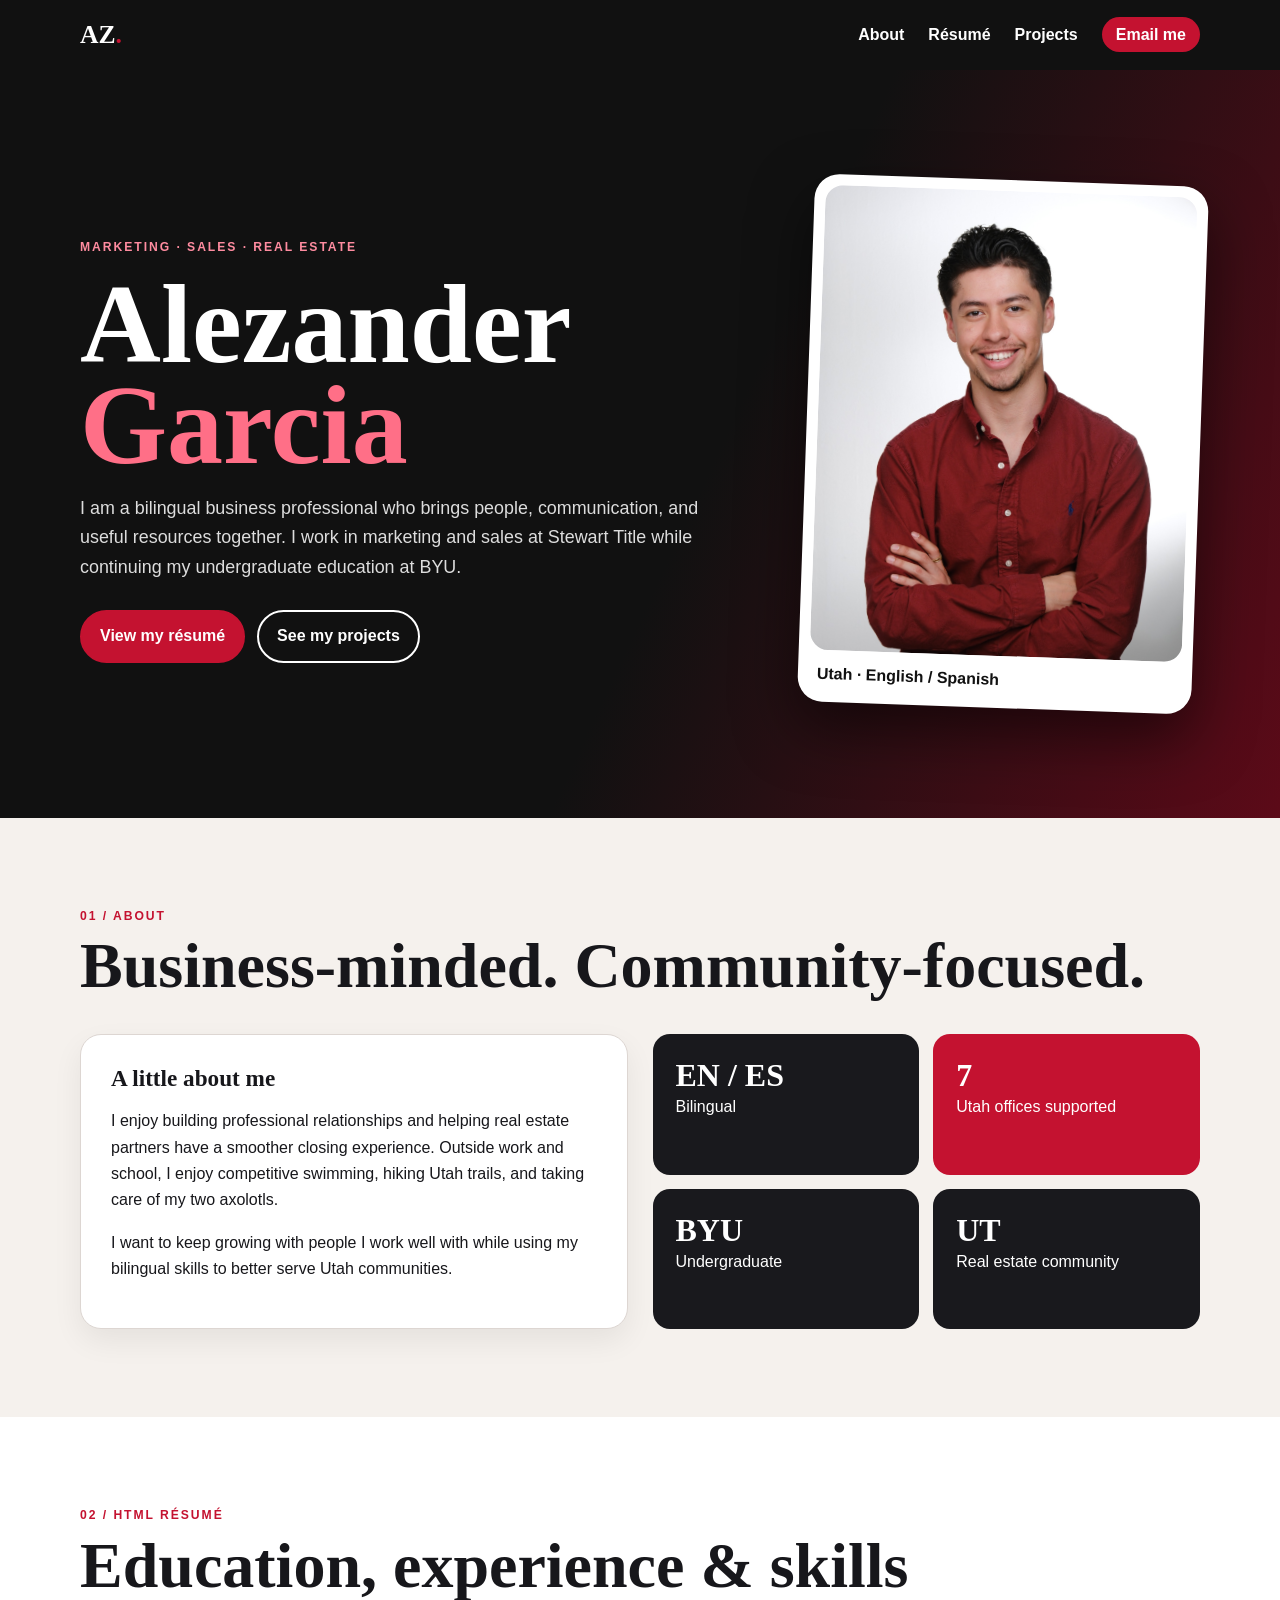
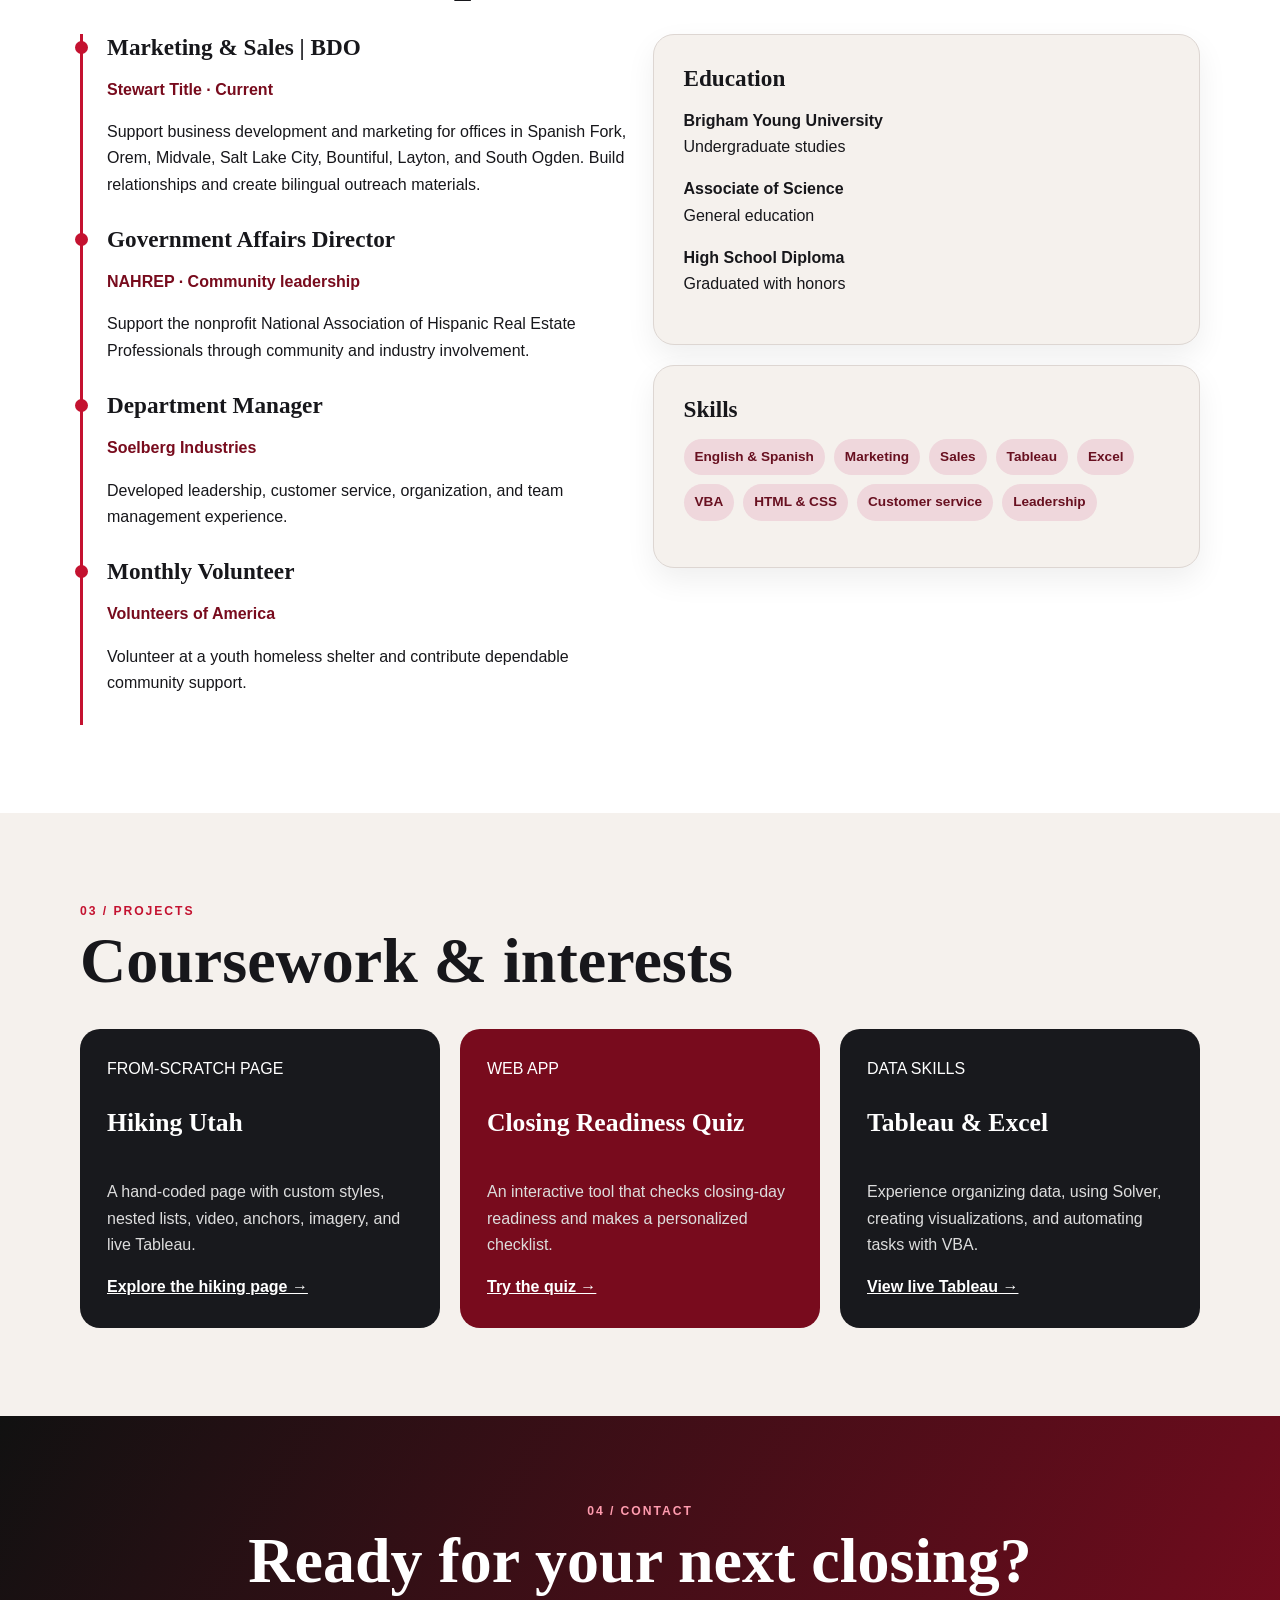
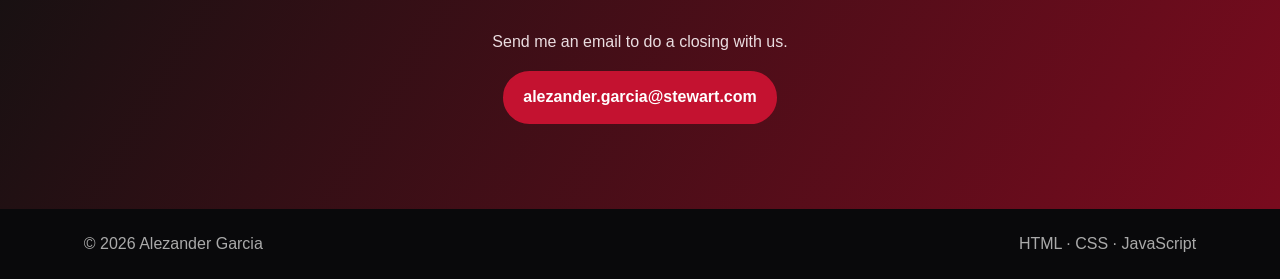
<file: index.html>
<!doctype html><html lang="en"><head><meta charset="UTF-8"><meta name="viewport" content="width=device-width,initial-scale=1"><meta name="description" content="Alezander Garcia portfolio and web development final project"><title>Alezander Garcia Portfolio</title><style>
:root{--r:#c41230;--dr:#780b1d;--ink:#17171b;--muted:#62636a;--paper:#f5f1ed;--white:#fff}*{box-sizing:border-box}html{scroll-behavior:smooth}body{margin:0;background:var(--paper);color:var(--ink);font-family:Arial,sans-serif;line-height:1.65}a{color:inherit}.wrap{width:min(1120px,90%);margin:auto}.nav{position:sticky;top:0;z-index:10;background:#111;color:#fff}.nav div{min-height:70px;display:flex;align-items:center;justify-content:space-between}.logo{font:900 1.6rem Georgia;text-decoration:none}.logo span,.red{color:var(--r)}.nav ul{display:flex;gap:24px;list-style:none}.nav a{text-decoration:none;font-weight:700}.mail{background:var(--r);padding:9px 14px;border-radius:99px}.hero{background:linear-gradient(115deg,#111 55%,#5c0a18);color:#fff;padding:110px 0;overflow:hidden}.hero-grid{display:grid;grid-template-columns:1.25fr .75fr;align-items:center;gap:70px}.eyebrow,.kicker{color:#ff8ca0;font-weight:800;letter-spacing:.16em;font-size:.76rem;text-transform:uppercase}.hero h1{font:900 clamp(4rem,9vw,7rem)/.9 Georgia;margin:.15em 0}.hero h1 span{display:block;color:#ff6f87}.lead{max-width:660px;color:#ddd;font-size:1.12rem}.buttons{display:flex;gap:12px;flex-wrap:wrap;margin-top:28px}.btn{display:inline-block;padding:11px 18px;border:2px solid #fff;border-radius:99px;text-decoration:none;font-weight:800}.btn.primary{background:var(--r);border-color:var(--r)}.photo{background:#fff;color:#111;padding:11px;border-radius:25px;box-shadow:0 25px 60px #0008;transform:rotate(2deg)}.photo img{display:block;width:100%;aspect-ratio:4/5;object-fit:cover;border-radius:18px}.photo p{margin:11px 8px 4px;font-weight:800}.section{padding:88px 0}.section.white{background:#fff}.kicker{color:var(--r);margin:0}.section h2,.cta h2{font:800 clamp(2.5rem,5vw,4.3rem)/1 Georgia;margin:8px 0 36px}.about,.resume{display:grid;grid-template-columns:1fr 1fr;gap:25px}.card{background:#fff;padding:30px;border:1px solid #ddd6d2;border-radius:21px;box-shadow:0 12px 30px #1111}.white .card{background:var(--paper)}.card h3,.job h3{font:800 1.45rem Georgia;margin:0 0 8px}.facts{display:grid;grid-template-columns:1fr 1fr;gap:14px}.fact{min-height:140px;background:#19191d;color:#fff;border-radius:17px;padding:23px}.fact:nth-child(2){background:var(--r)}.fact strong{display:block;font:800 2rem Georgia}.timeline{border-left:3px solid var(--r);padding-left:24px}.job{position:relative;margin-bottom:28px}.job:before{content:"";position:absolute;left:-32px;top:7px;width:13px;height:13px;background:var(--r);border-radius:50%}.meta{color:var(--dr);font-weight:800}.tags{display:flex;flex-wrap:wrap;gap:9px;list-style:none;padding:0}.tags li{background:#efd7dc;color:#681020;padding:7px 11px;border-radius:99px;font-weight:700;font-size:.85rem}.projects{display:grid;grid-template-columns:repeat(3,1fr);gap:20px}.project{display:flex;flex-direction:column;min-height:270px;padding:27px;border-radius:20px;background:#18191d;color:#fff}.project:nth-child(2){background:var(--dr)}.project h3{font:800 1.6rem Georgia}.project p{color:#ddd}.project a{margin-top:auto;font-weight:800}.cta{text-align:center;background:linear-gradient(120deg,#111,#790b1e);color:#fff;padding:85px 0}.cta p{color:#eadde0}.footer{background:#09090b;color:#aaa;padding:22px}.footer div{display:flex;justify-content:space-between}@media(max-width:820px){.hero-grid,.about,.resume{grid-template-columns:1fr}.photo{max-width:350px}.projects{grid-template-columns:1fr}.nav li:nth-child(-n+2){display:none}}@media(max-width:520px){.facts{grid-template-columns:1fr}.section{padding:65px 0}}
</style></head><body><header class="nav"><div class="wrap"><a class="logo" href="#home">AZ<span>.</span></a><ul><li><a href="#about">About</a></li><li><a href="#resume">Résumé</a></li><li><a href="#projects">Projects</a></li><li><a class="mail" href="mailto:alezander.garcia@stewart.com">Email me</a></li></ul></div></header><main>
<section class="hero" id="home"><div class="wrap hero-grid"><div><p class="eyebrow">Marketing · Sales · Real Estate</p><h1>Alezander <span>Garcia</span></h1><p class="lead">I am a bilingual business professional who brings people, communication, and useful resources together. I work in marketing and sales at Stewart Title while continuing my undergraduate education at BYU.</p><div class="buttons"><a class="btn primary" href="#resume">View my résumé</a><a class="btn" href="#projects">See my projects</a></div></div><div class="photo"><img src="assets/profile.jpg" alt="Professional portrait of Alezander Garcia"><p>Utah · English / Spanish</p></div></div></section>
<section class="section" id="about"><div class="wrap"><p class="kicker">01 / About</p><h2>Business-minded. Community-focused.</h2><div class="about"><article class="card"><h3>A little about me</h3><p>I enjoy building professional relationships and helping real estate partners have a smoother closing experience. Outside work and school, I enjoy competitive swimming, hiking Utah trails, and taking care of my two axolotls.</p><p>I want to keep growing with people I work well with while using my bilingual skills to better serve Utah communities.</p></article><div class="facts"><div class="fact"><strong>EN / ES</strong>Bilingual</div><div class="fact"><strong>7</strong>Utah offices supported</div><div class="fact"><strong>BYU</strong>Undergraduate</div><div class="fact"><strong>UT</strong>Real estate community</div></div></div></div></section>
<section class="section white" id="resume"><div class="wrap"><p class="kicker">02 / HTML résumé</p><h2>Education, experience &amp; skills</h2><div class="resume"><div class="timeline"><article class="job"><h3>Marketing &amp; Sales | BDO</h3><p class="meta">Stewart Title · Current</p><p>Support business development and marketing for offices in Spanish Fork, Orem, Midvale, Salt Lake City, Bountiful, Layton, and South Ogden. Build relationships and create bilingual outreach materials.</p></article><article class="job"><h3>Government Affairs Director</h3><p class="meta">NAHREP · Community leadership</p><p>Support the nonprofit National Association of Hispanic Real Estate Professionals through community and industry involvement.</p></article><article class="job"><h3>Department Manager</h3><p class="meta">Soelberg Industries</p><p>Developed leadership, customer service, organization, and team management experience.</p></article><article class="job"><h3>Monthly Volunteer</h3><p class="meta">Volunteers of America</p><p>Volunteer at a youth homeless shelter and contribute dependable community support.</p></article></div><div><article class="card"><h3>Education</h3><p><strong>Brigham Young University</strong><br>Undergraduate studies</p><p><strong>Associate of Science</strong><br>General education</p><p><strong>High School Diploma</strong><br>Graduated with honors</p></article><article class="card" style="margin-top:20px"><h3>Skills</h3><ul class="tags"><li>English &amp; Spanish</li><li>Marketing</li><li>Sales</li><li>Tableau</li><li>Excel</li><li>VBA</li><li>HTML &amp; CSS</li><li>Customer service</li><li>Leadership</li></ul></article></div></div></div></section>
<section class="section" id="projects"><div class="wrap"><p class="kicker">03 / Projects</p><h2>Coursework &amp; interests</h2><div class="projects"><article class="project"><span>FROM-SCRATCH PAGE</span><h3>Hiking Utah</h3><p>A hand-coded page with custom styles, nested lists, video, anchors, imagery, and live Tableau.</p><a href="scratch.html">Explore the hiking page →</a></article><article class="project"><span>WEB APP</span><h3>Closing Readiness Quiz</h3><p>An interactive tool that checks closing-day readiness and makes a personalized checklist.</p><a href="app.html">Try the quiz →</a></article><article class="project"><span>DATA SKILLS</span><h3>Tableau &amp; Excel</h3><p>Experience organizing data, using Solver, creating visualizations, and automating tasks with VBA.</p><a href="scratch.html#tableau">View live Tableau →</a></article></div></div></section>
<section class="cta"><div class="wrap"><p class="kicker" style="color:#ff9caf">04 / Contact</p><h2>Ready for your next closing?</h2><p>Send me an email to do a closing with us.</p><a class="btn primary" href="mailto:alezander.garcia@stewart.com">alezander.garcia@stewart.com</a></div></section></main><footer class="footer"><div class="wrap"><span>© 2026 Alezander Garcia</span><span>HTML · CSS · JavaScript</span></div></footer></body></html>
</file>
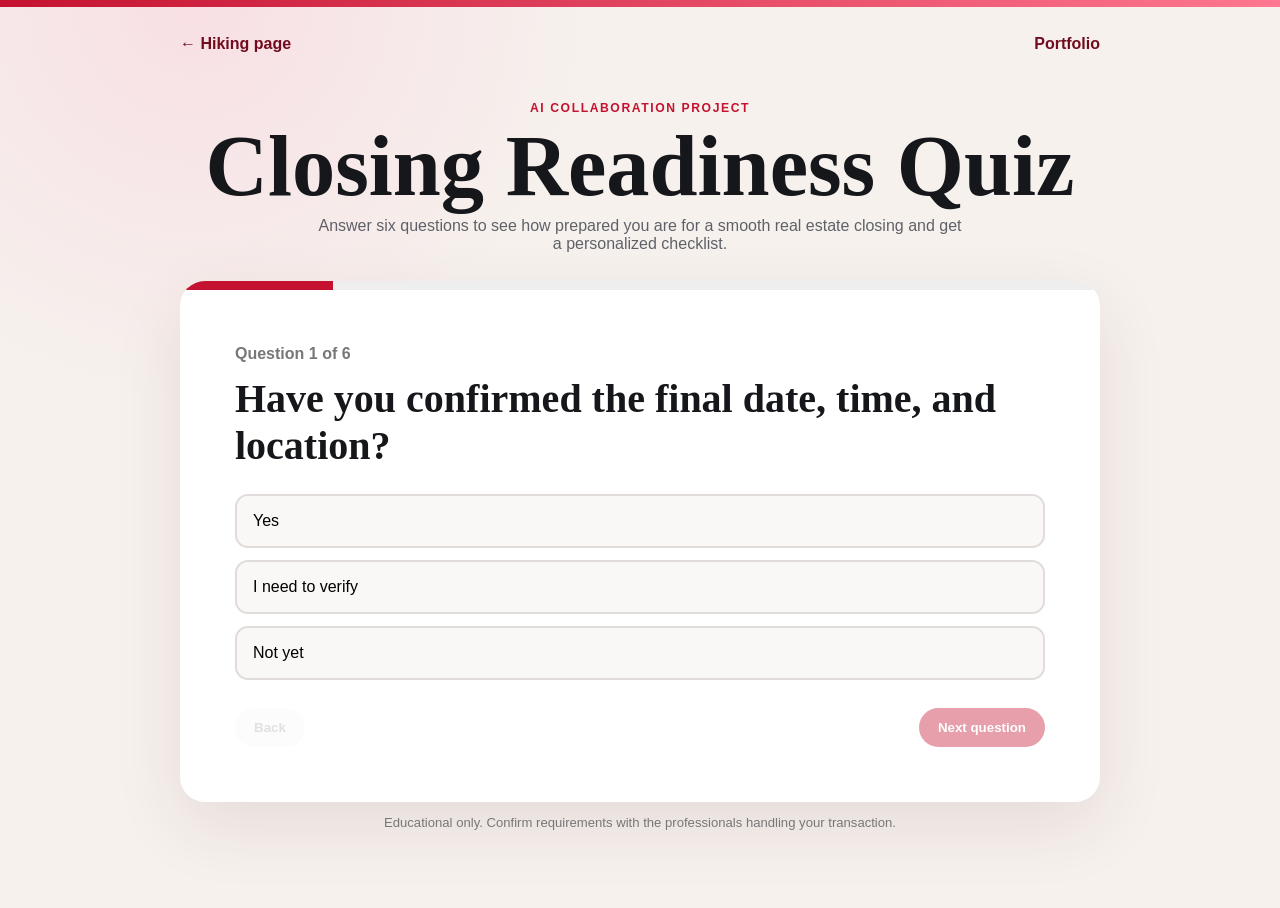
<file: app.html>
<!doctype html><html lang="en"><head><meta charset="UTF-8"><meta name="viewport" content="width=device-width,initial-scale=1"><meta name="description" content="Alezander Garcia portfolio and web development final project"><title>Closing Readiness Quiz</title><style>
:root{--r:#c41230;--dark:#16171b;--cream:#f6f1ed;--green:#18734e}*{box-sizing:border-box}body{margin:0;background:radial-gradient(circle at 15% 0,#f8dfe4,transparent 28%),var(--cream);color:var(--dark);font-family:Arial,sans-serif}.bar{height:7px;background:linear-gradient(90deg,var(--r),#ff7790)}.shell{width:min(920px,92%);margin:auto;padding:28px 0 65px}.top{display:flex;justify-content:space-between}.top a{color:#720b1e;font-weight:bold;text-decoration:none}.hero{text-align:center;padding:48px 0 28px}.badge{font-size:.76rem;font-weight:800;letter-spacing:.13em;color:var(--r)}h1{font:800 clamp(2.8rem,7vw,5.4rem)/.95 Georgia;margin:10px 0}.hero p{max-width:650px;margin:auto;color:#606168}.quiz{background:#fff;border-radius:25px;box-shadow:0 24px 70px #54101d18;overflow:hidden}.track{height:9px;background:#eee}.progress{height:100%;width:16.67%;background:var(--r);transition:.3s}.body{padding:clamp(28px,6vw,55px)}.counter{color:#777;font-weight:bold}.question{font:800 clamp(1.65rem,4vw,2.5rem) Georgia;margin:12px 0 25px}.answers{display:grid;gap:12px}.answer{padding:16px;text-align:left;background:#faf8f6;border:2px solid #e1dcda;border-radius:13px;font-size:1rem;cursor:pointer}.answer:hover,.answer.selected{border-color:var(--r);background:#fde6ea}.controls{display:flex;justify-content:space-between;margin-top:28px}.control{border:0;border-radius:99px;padding:12px 19px;font-weight:bold;cursor:pointer}.next{background:var(--r);color:#fff;margin-left:auto}.control:disabled{opacity:.4}.result{display:none;text-align:center}.ring{width:150px;height:150px;border-radius:50%;display:grid;place-items:center;margin:0 auto 20px;background:conic-gradient(var(--green) var(--score),#eadfdf 0);position:relative}.ring:after{content:"";position:absolute;inset:12px;background:#fff;border-radius:50%}.ring strong{z-index:1;font:800 2.2rem Georgia}.result h2{font:800 2.6rem Georgia;margin:8px}.checklist{text-align:left;max-width:620px;margin:25px auto;background:#f8f5f2;border-radius:15px;padding:21px}.restart{background:var(--dark);color:#fff}.disclaimer{text-align:center;color:#777;font-size:.82rem}
</style></head><body><div class="bar"></div><main class="shell"><div class="top"><a href="scratch.html">← Hiking page</a><a href="index.html">Portfolio</a></div><header class="hero"><div class="badge">AI COLLABORATION PROJECT</div><h1>Closing Readiness Quiz</h1><p>Answer six questions to see how prepared you are for a smooth real estate closing and get a personalized checklist.</p></header><section class="quiz" aria-live="polite"><div class="track"><div class="progress" id="progress"></div></div><div class="body"><div id="view"><div class="counter" id="counter"></div><h2 class="question" id="question"></h2><div class="answers" id="answers"></div><div class="controls"><button class="control" id="back">Back</button><button class="control next" id="next" disabled>Next question</button></div></div><div class="result" id="result"><div class="ring" id="ring"><strong id="score"></strong></div><div class="badge">YOUR RESULT</div><h2 id="title"></h2><p id="text"></p><div class="checklist"><strong>Your next steps:</strong><ul id="list"></ul></div><button class="control restart" id="restart">Retake quiz</button></div></div></section><p class="disclaimer">Educational only. Confirm requirements with the professionals handling your transaction.</p></main><script src="script.js" defer></script></body></html>
</file>
